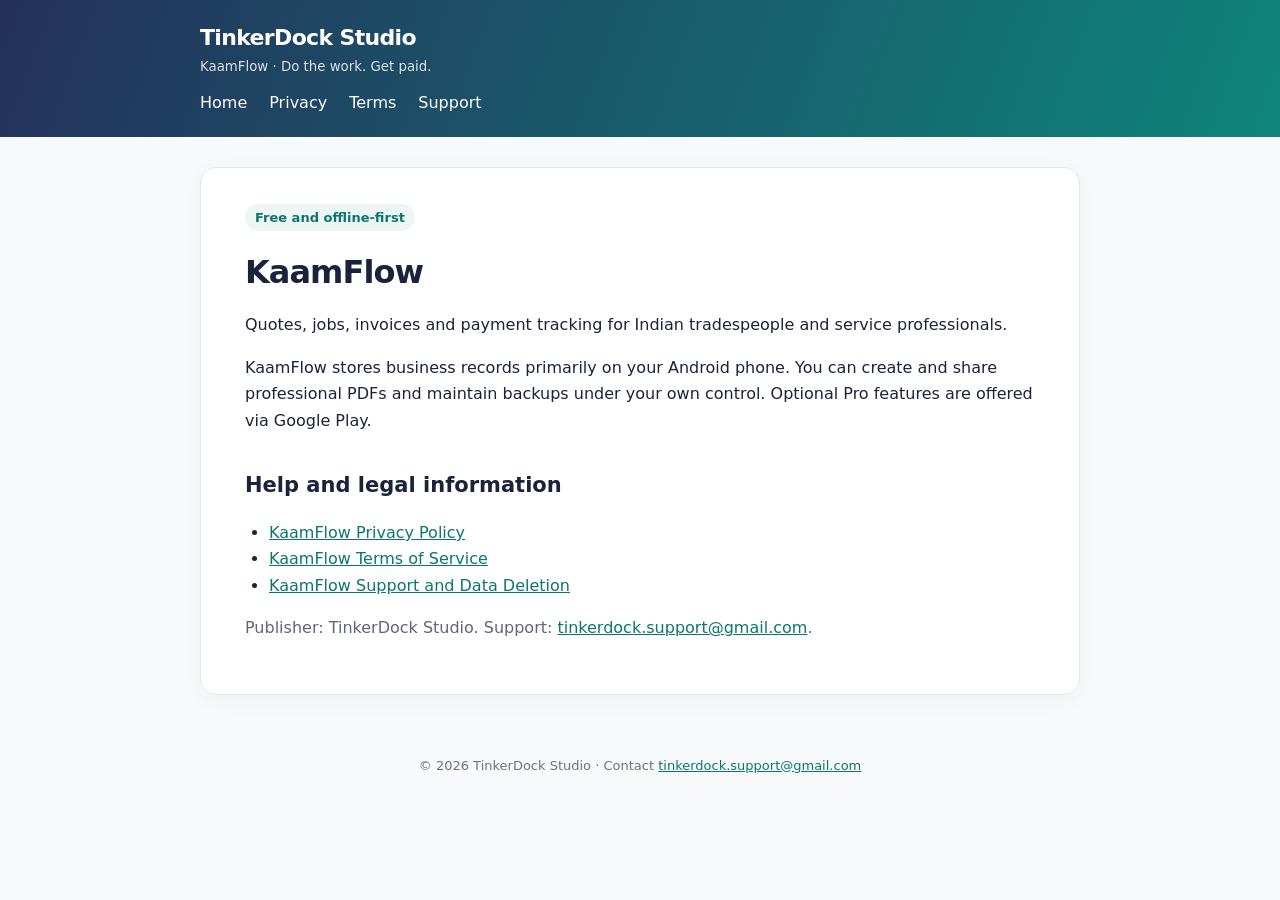
<file: index.html>
<!doctype html><html lang="en"><head><meta charset="utf-8"><meta name="viewport" content="width=device-width, initial-scale=1"><meta name="color-scheme" content="light"><title>KaamFlow — TinkerDock Studio</title><link rel="stylesheet" href="styles.css"><meta name="description" content="KaamFlow from TinkerDock Studio: privacy policy, terms and support information."></head><body><header><strong>TinkerDock Studio</strong><small>KaamFlow · Do the work. Get paid.</small><nav><a href="index.html">Home</a><a href="kaamflow/privacy.html">Privacy</a><a href="kaamflow/terms.html">Terms</a><a href="kaamflow/support.html">Support</a></nav></header><main><span class="label">Free and offline-first</span><h1>KaamFlow</h1><p>Quotes, jobs, invoices and payment tracking for Indian tradespeople and service professionals.</p><p>KaamFlow stores business records primarily on your Android phone. You can create and share professional PDFs and maintain backups under your own control. Optional Pro features are offered via Google Play.</p><h2>Help and legal information</h2><ul><li><a href="kaamflow/privacy.html">KaamFlow Privacy Policy</a></li><li><a href="kaamflow/terms.html">KaamFlow Terms of Service</a></li><li><a href="kaamflow/support.html">KaamFlow Support and Data Deletion</a></li></ul><p class="muted">Publisher: TinkerDock Studio. Support: <a href="mailto:tinkerdock.support@gmail.com">tinkerdock.support@gmail.com</a>.</p></main><footer>© 2026 TinkerDock Studio · Contact <a href="mailto:tinkerdock.support@gmail.com">tinkerdock.support@gmail.com</a></footer></body></html>
</file>
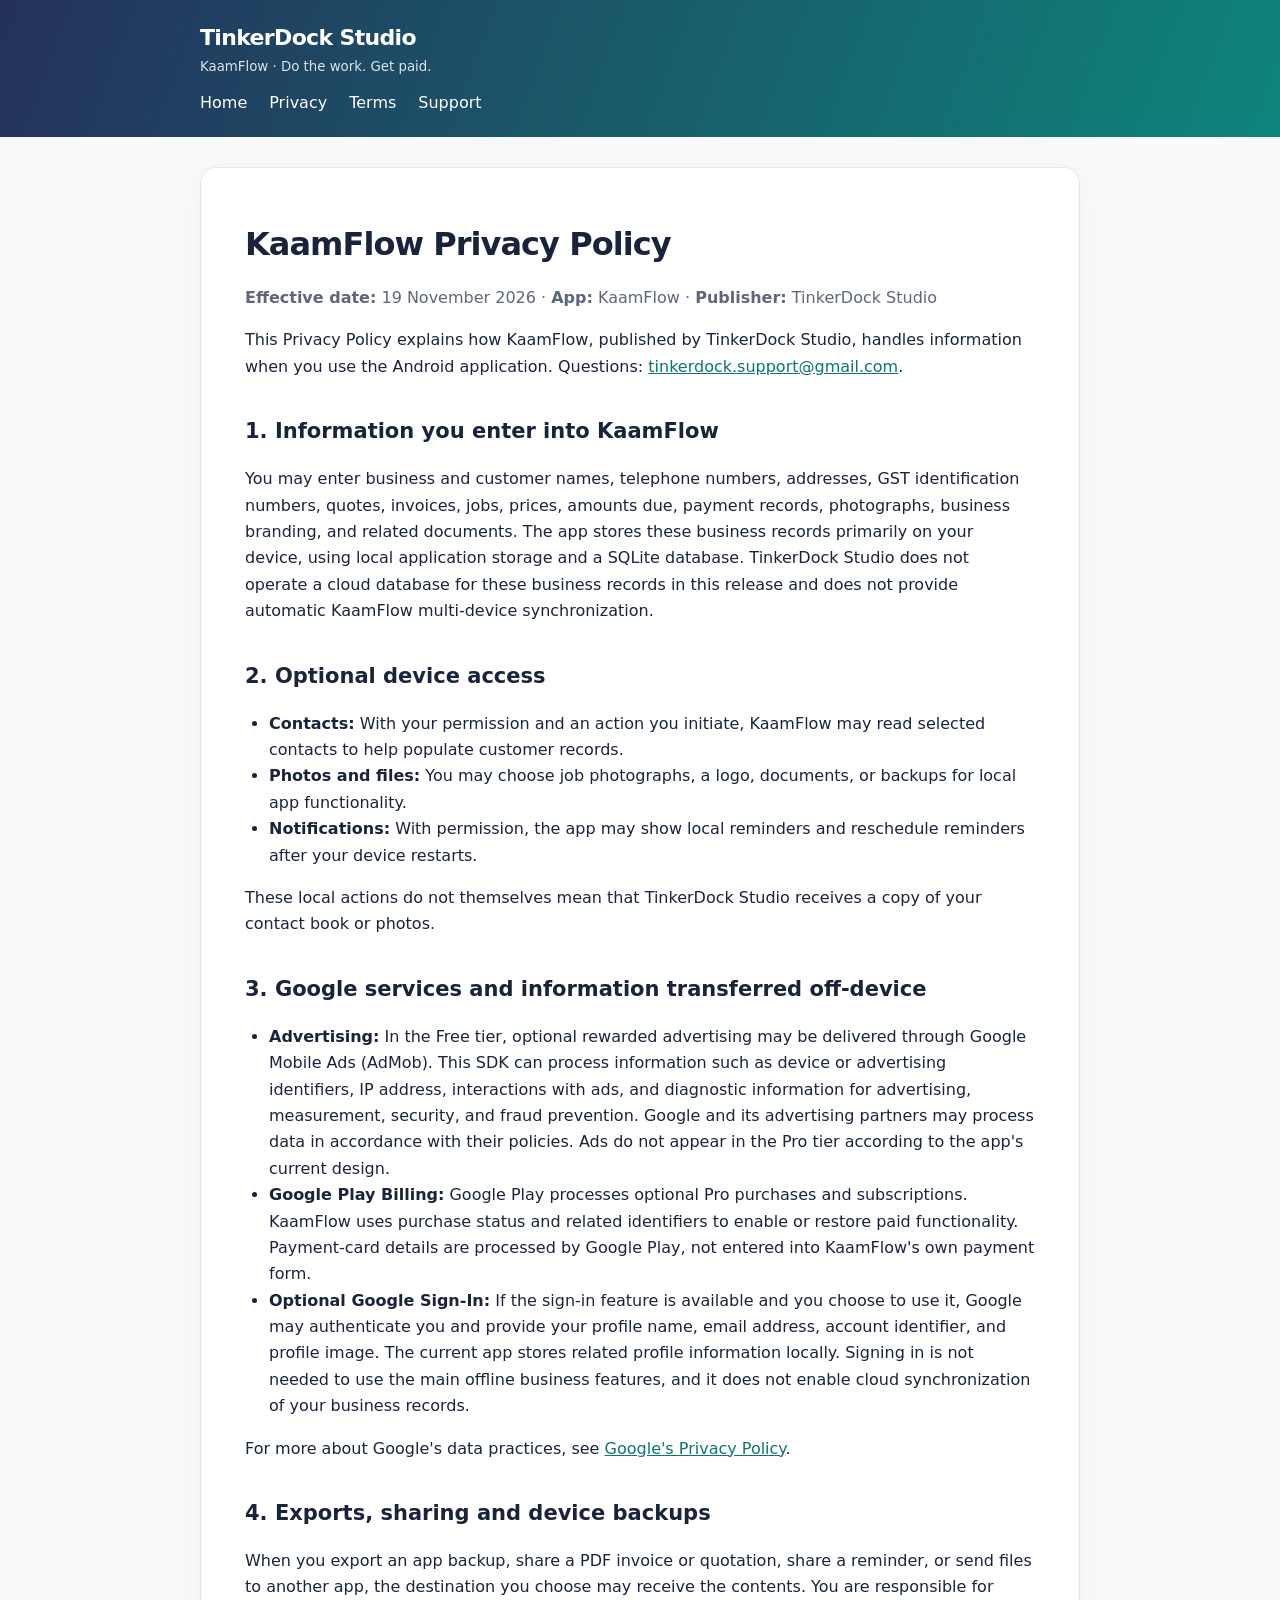
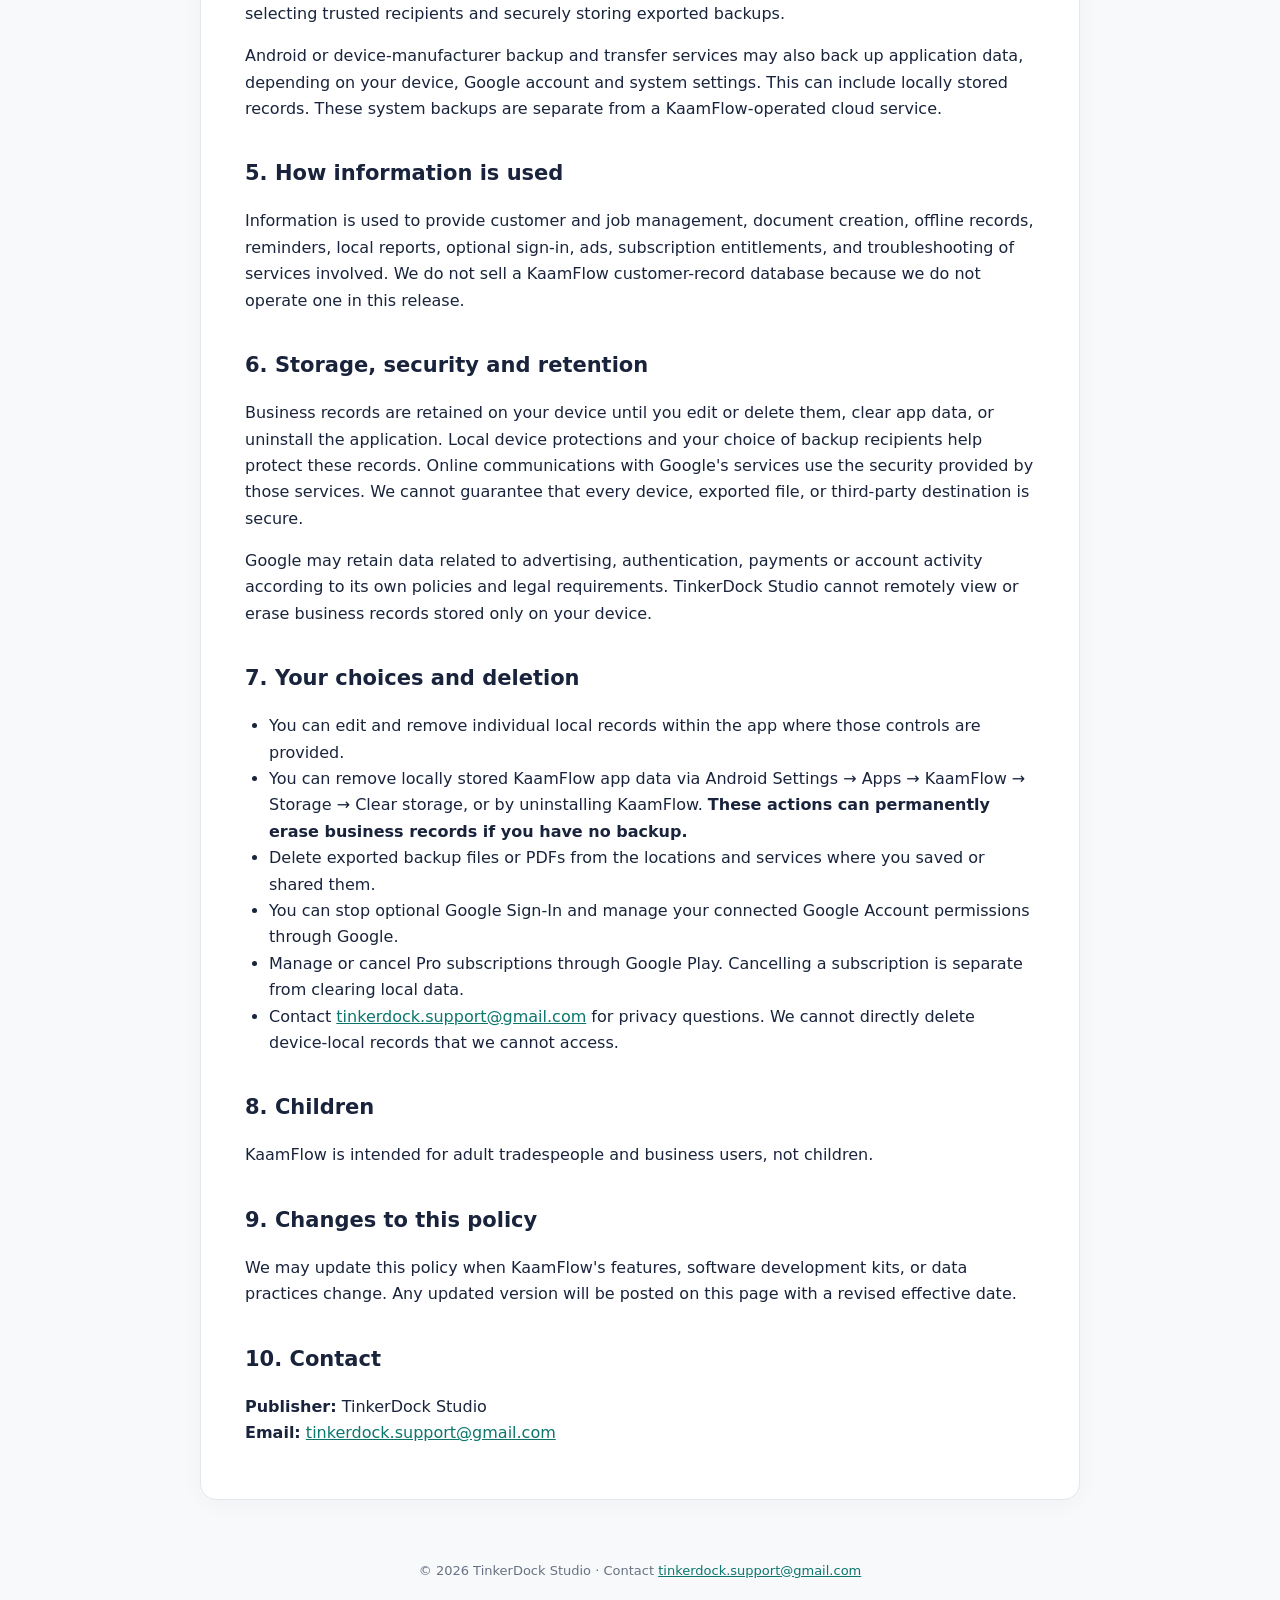
<file: kaamflow/privacy.html>
<!doctype html><html lang="en"><head><meta charset="utf-8"><meta name="viewport" content="width=device-width, initial-scale=1"><meta name="color-scheme" content="light"><title>KaamFlow Privacy Policy — TinkerDock Studio</title><link rel="stylesheet" href="../styles.css"><meta name="description" content="KaamFlow from TinkerDock Studio: privacy policy, terms and support information."></head><body><header><strong>TinkerDock Studio</strong><small>KaamFlow · Do the work. Get paid.</small><nav><a href="../index.html">Home</a><a href="privacy.html">Privacy</a><a href="terms.html">Terms</a><a href="support.html">Support</a></nav></header><main><h1>KaamFlow Privacy Policy</h1><p class="muted"><strong>Effective date:</strong> 19 November 2026 · <strong>App:</strong> KaamFlow · <strong>Publisher:</strong> TinkerDock Studio</p>
<p>This Privacy Policy explains how KaamFlow, published by TinkerDock Studio, handles information when you use the Android application. Questions: <a href="mailto:tinkerdock.support@gmail.com">tinkerdock.support@gmail.com</a>.</p>
<h2>1. Information you enter into KaamFlow</h2><p>You may enter business and customer names, telephone numbers, addresses, GST identification numbers, quotes, invoices, jobs, prices, amounts due, payment records, photographs, business branding, and related documents. The app stores these business records primarily on your device, using local application storage and a SQLite database. TinkerDock Studio does not operate a cloud database for these business records in this release and does not provide automatic KaamFlow multi-device synchronization.</p>
<h2>2. Optional device access</h2><ul><li><strong>Contacts:</strong> With your permission and an action you initiate, KaamFlow may read selected contacts to help populate customer records.</li><li><strong>Photos and files:</strong> You may choose job photographs, a logo, documents, or backups for local app functionality.</li><li><strong>Notifications:</strong> With permission, the app may show local reminders and reschedule reminders after your device restarts.</li></ul><p>These local actions do not themselves mean that TinkerDock Studio receives a copy of your contact book or photos.</p>
<h2>3. Google services and information transferred off-device</h2><ul><li><strong>Advertising:</strong> In the Free tier, optional rewarded advertising may be delivered through Google Mobile Ads (AdMob). This SDK can process information such as device or advertising identifiers, IP address, interactions with ads, and diagnostic information for advertising, measurement, security, and fraud prevention. Google and its advertising partners may process data in accordance with their policies. Ads do not appear in the Pro tier according to the app's current design.</li><li><strong>Google Play Billing:</strong> Google Play processes optional Pro purchases and subscriptions. KaamFlow uses purchase status and related identifiers to enable or restore paid functionality. Payment-card details are processed by Google Play, not entered into KaamFlow's own payment form.</li><li><strong>Optional Google Sign-In:</strong> If the sign-in feature is available and you choose to use it, Google may authenticate you and provide your profile name, email address, account identifier, and profile image. The current app stores related profile information locally. Signing in is not needed to use the main offline business features, and it does not enable cloud synchronization of your business records.</li></ul><p>For more about Google's data practices, see <a href="https://policies.google.com/privacy">Google's Privacy Policy</a>.</p>
<h2>4. Exports, sharing and device backups</h2><p>When you export an app backup, share a PDF invoice or quotation, share a reminder, or send files to another app, the destination you choose may receive the contents. You are responsible for selecting trusted recipients and securely storing exported backups.</p><p>Android or device-manufacturer backup and transfer services may also back up application data, depending on your device, Google account and system settings. This can include locally stored records. These system backups are separate from a KaamFlow-operated cloud service.</p>
<h2>5. How information is used</h2><p>Information is used to provide customer and job management, document creation, offline records, reminders, local reports, optional sign-in, ads, subscription entitlements, and troubleshooting of services involved. We do not sell a KaamFlow customer-record database because we do not operate one in this release.</p>
<h2>6. Storage, security and retention</h2><p>Business records are retained on your device until you edit or delete them, clear app data, or uninstall the application. Local device protections and your choice of backup recipients help protect these records. Online communications with Google's services use the security provided by those services. We cannot guarantee that every device, exported file, or third-party destination is secure.</p><p>Google may retain data related to advertising, authentication, payments or account activity according to its own policies and legal requirements. TinkerDock Studio cannot remotely view or erase business records stored only on your device.</p>
<h2>7. Your choices and deletion</h2><ul><li>You can edit and remove individual local records within the app where those controls are provided.</li><li>You can remove locally stored KaamFlow app data via Android Settings → Apps → KaamFlow → Storage → Clear storage, or by uninstalling KaamFlow. <strong>These actions can permanently erase business records if you have no backup.</strong></li><li>Delete exported backup files or PDFs from the locations and services where you saved or shared them.</li><li>You can stop optional Google Sign-In and manage your connected Google Account permissions through Google.</li><li>Manage or cancel Pro subscriptions through Google Play. Cancelling a subscription is separate from clearing local data.</li><li>Contact <a href="mailto:tinkerdock.support@gmail.com">tinkerdock.support@gmail.com</a> for privacy questions. We cannot directly delete device-local records that we cannot access.</li></ul>
<h2>8. Children</h2><p>KaamFlow is intended for adult tradespeople and business users, not children.</p>
<h2>9. Changes to this policy</h2><p>We may update this policy when KaamFlow's features, software development kits, or data practices change. Any updated version will be posted on this page with a revised effective date.</p>
<h2>10. Contact</h2><p><strong>Publisher:</strong> TinkerDock Studio<br><strong>Email:</strong> <a href="mailto:tinkerdock.support@gmail.com">tinkerdock.support@gmail.com</a></p></main><footer>© 2026 TinkerDock Studio · Contact <a href="mailto:tinkerdock.support@gmail.com">tinkerdock.support@gmail.com</a></footer></body></html>
</file>
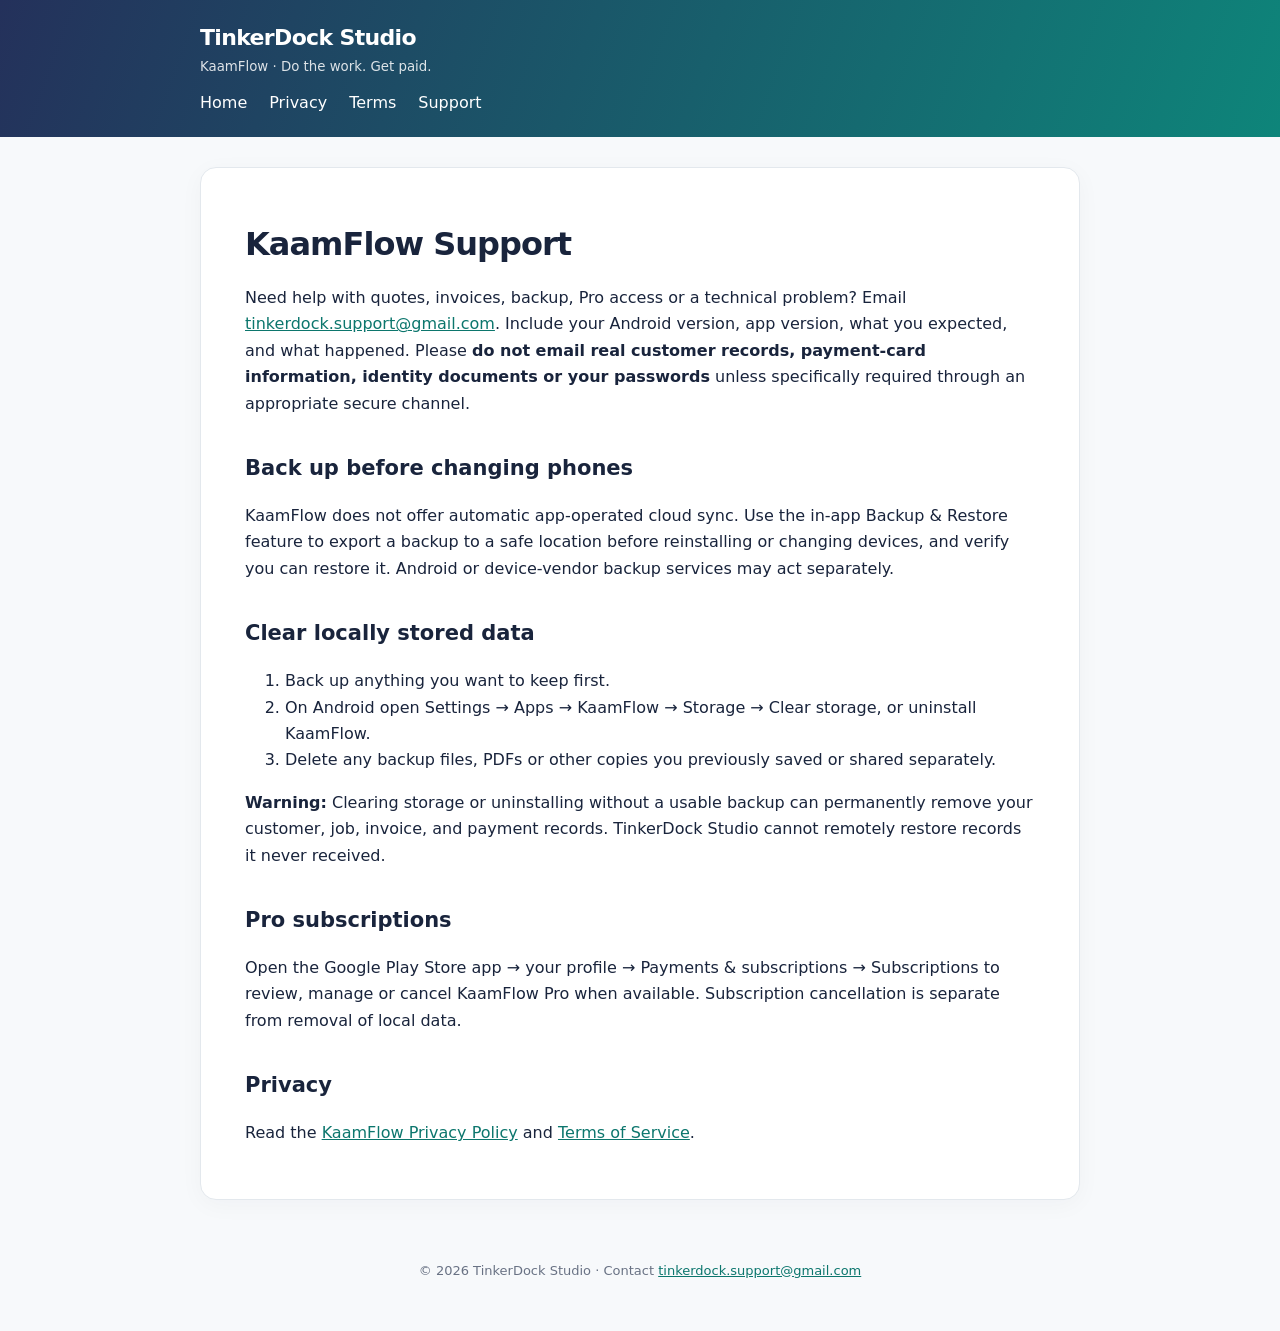
<file: kaamflow/support.html>
<!doctype html><html lang="en"><head><meta charset="utf-8"><meta name="viewport" content="width=device-width, initial-scale=1"><meta name="color-scheme" content="light"><title>KaamFlow Support — TinkerDock Studio</title><link rel="stylesheet" href="../styles.css"><meta name="description" content="KaamFlow from TinkerDock Studio: privacy policy, terms and support information."></head><body><header><strong>TinkerDock Studio</strong><small>KaamFlow · Do the work. Get paid.</small><nav><a href="../index.html">Home</a><a href="privacy.html">Privacy</a><a href="terms.html">Terms</a><a href="support.html">Support</a></nav></header><main><h1>KaamFlow Support</h1><p>Need help with quotes, invoices, backup, Pro access or a technical problem? Email <a href="mailto:tinkerdock.support@gmail.com">tinkerdock.support@gmail.com</a>. Include your Android version, app version, what you expected, and what happened. Please <strong>do not email real customer records, payment-card information, identity documents or your passwords</strong> unless specifically required through an appropriate secure channel.</p>
<h2>Back up before changing phones</h2><p>KaamFlow does not offer automatic app-operated cloud sync. Use the in-app Backup & Restore feature to export a backup to a safe location before reinstalling or changing devices, and verify you can restore it. Android or device-vendor backup services may act separately.</p>
<h2>Clear locally stored data</h2><ol><li>Back up anything you want to keep first.</li><li>On Android open Settings → Apps → KaamFlow → Storage → Clear storage, or uninstall KaamFlow.</li><li>Delete any backup files, PDFs or other copies you previously saved or shared separately.</li></ol><p><strong>Warning:</strong> Clearing storage or uninstalling without a usable backup can permanently remove your customer, job, invoice, and payment records. TinkerDock Studio cannot remotely restore records it never received.</p>
<h2>Pro subscriptions</h2><p>Open the Google Play Store app → your profile → Payments &amp; subscriptions → Subscriptions to review, manage or cancel KaamFlow Pro when available. Subscription cancellation is separate from removal of local data.</p>
<h2>Privacy</h2><p>Read the <a href="privacy.html">KaamFlow Privacy Policy</a> and <a href="terms.html">Terms of Service</a>.</p></main><footer>© 2026 TinkerDock Studio · Contact <a href="mailto:tinkerdock.support@gmail.com">tinkerdock.support@gmail.com</a></footer></body></html>
</file>
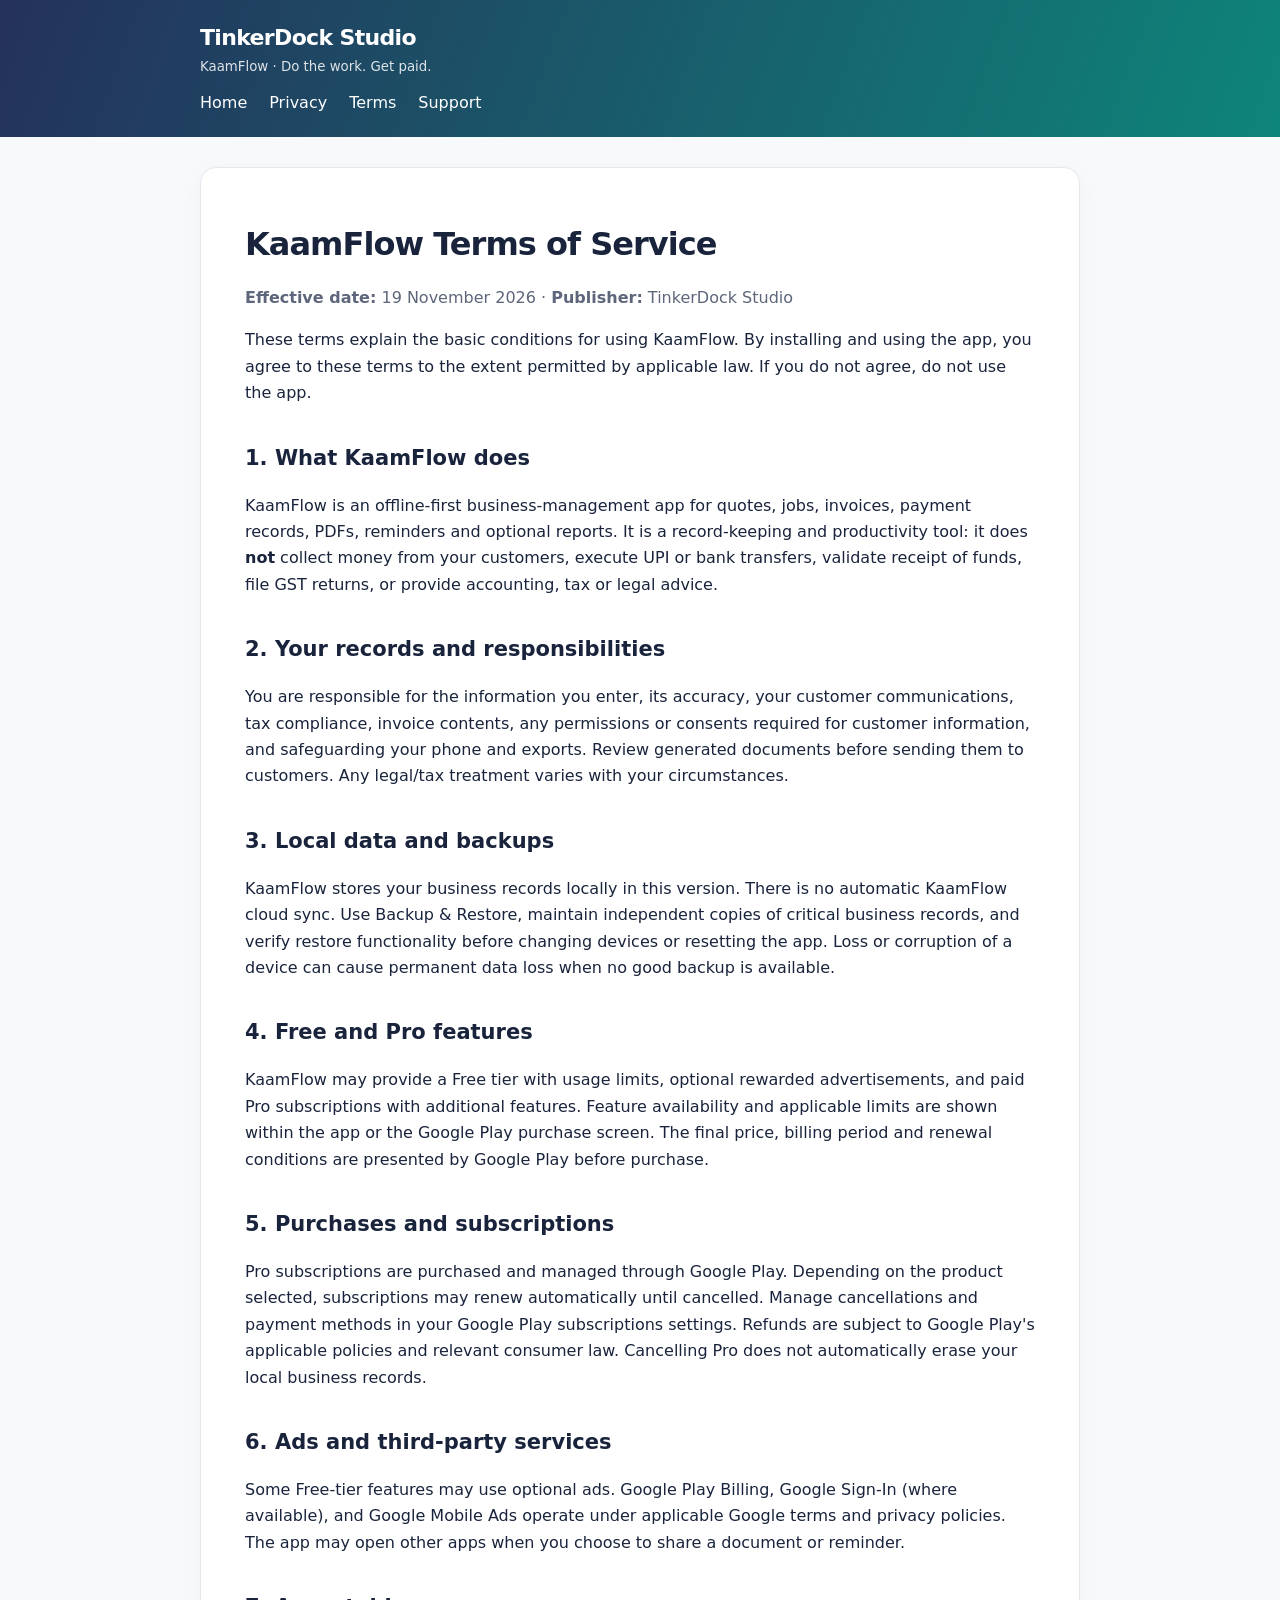
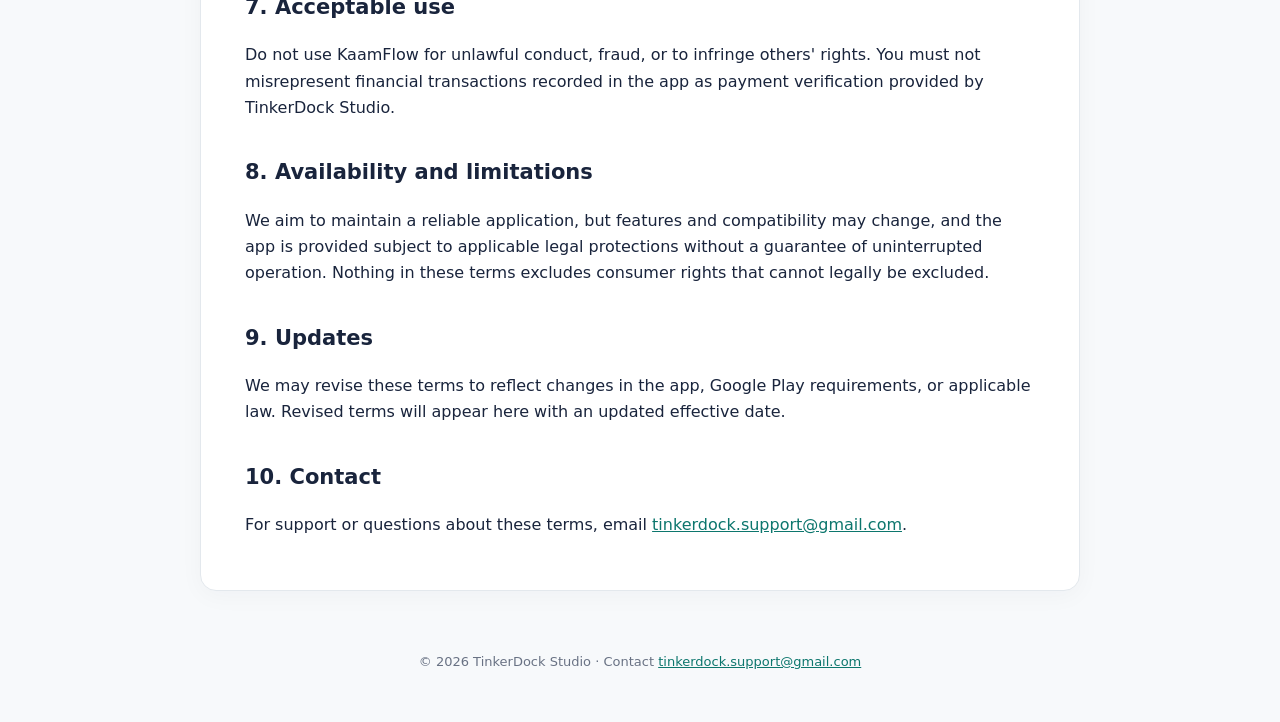
<file: kaamflow/terms.html>
<!doctype html><html lang="en"><head><meta charset="utf-8"><meta name="viewport" content="width=device-width, initial-scale=1"><meta name="color-scheme" content="light"><title>KaamFlow Terms of Service — TinkerDock Studio</title><link rel="stylesheet" href="../styles.css"><meta name="description" content="KaamFlow from TinkerDock Studio: privacy policy, terms and support information."></head><body><header><strong>TinkerDock Studio</strong><small>KaamFlow · Do the work. Get paid.</small><nav><a href="../index.html">Home</a><a href="privacy.html">Privacy</a><a href="terms.html">Terms</a><a href="support.html">Support</a></nav></header><main><h1>KaamFlow Terms of Service</h1><p class="muted"><strong>Effective date:</strong> 19 November 2026 · <strong>Publisher:</strong> TinkerDock Studio</p>
<p>These terms explain the basic conditions for using KaamFlow. By installing and using the app, you agree to these terms to the extent permitted by applicable law. If you do not agree, do not use the app.</p>
<h2>1. What KaamFlow does</h2><p>KaamFlow is an offline-first business-management app for quotes, jobs, invoices, payment records, PDFs, reminders and optional reports. It is a record-keeping and productivity tool: it does <strong>not</strong> collect money from your customers, execute UPI or bank transfers, validate receipt of funds, file GST returns, or provide accounting, tax or legal advice.</p>
<h2>2. Your records and responsibilities</h2><p>You are responsible for the information you enter, its accuracy, your customer communications, tax compliance, invoice contents, any permissions or consents required for customer information, and safeguarding your phone and exports. Review generated documents before sending them to customers. Any legal/tax treatment varies with your circumstances.</p>
<h2>3. Local data and backups</h2><p>KaamFlow stores your business records locally in this version. There is no automatic KaamFlow cloud sync. Use Backup & Restore, maintain independent copies of critical business records, and verify restore functionality before changing devices or resetting the app. Loss or corruption of a device can cause permanent data loss when no good backup is available.</p>
<h2>4. Free and Pro features</h2><p>KaamFlow may provide a Free tier with usage limits, optional rewarded advertisements, and paid Pro subscriptions with additional features. Feature availability and applicable limits are shown within the app or the Google Play purchase screen. The final price, billing period and renewal conditions are presented by Google Play before purchase.</p>
<h2>5. Purchases and subscriptions</h2><p>Pro subscriptions are purchased and managed through Google Play. Depending on the product selected, subscriptions may renew automatically until cancelled. Manage cancellations and payment methods in your Google Play subscriptions settings. Refunds are subject to Google Play's applicable policies and relevant consumer law. Cancelling Pro does not automatically erase your local business records.</p>
<h2>6. Ads and third-party services</h2><p>Some Free-tier features may use optional ads. Google Play Billing, Google Sign-In (where available), and Google Mobile Ads operate under applicable Google terms and privacy policies. The app may open other apps when you choose to share a document or reminder.</p>
<h2>7. Acceptable use</h2><p>Do not use KaamFlow for unlawful conduct, fraud, or to infringe others' rights. You must not misrepresent financial transactions recorded in the app as payment verification provided by TinkerDock Studio.</p>
<h2>8. Availability and limitations</h2><p>We aim to maintain a reliable application, but features and compatibility may change, and the app is provided subject to applicable legal protections without a guarantee of uninterrupted operation. Nothing in these terms excludes consumer rights that cannot legally be excluded.</p>
<h2>9. Updates</h2><p>We may revise these terms to reflect changes in the app, Google Play requirements, or applicable law. Revised terms will appear here with an updated effective date.</p>
<h2>10. Contact</h2><p>For support or questions about these terms, email <a href="mailto:tinkerdock.support@gmail.com">tinkerdock.support@gmail.com</a>.</p></main><footer>© 2026 TinkerDock Studio · Contact <a href="mailto:tinkerdock.support@gmail.com">tinkerdock.support@gmail.com</a></footer></body></html>
</file>
<file: styles.css>
:root{font-family:system-ui,-apple-system,Segoe UI,Roboto,Arial,sans-serif;color:#19243c;background:#f7f9fb;line-height:1.65}
*{box-sizing:border-box}body{margin:0}a{color:#0c766d}header{background:linear-gradient(110deg,#24315b,#0e857a);color:white;padding:20px max(calc((100vw - 880px)/2),24px)}header a{color:#fff;text-decoration:none}header strong{font-size:22px;letter-spacing:-.03em}header small{display:block;opacity:.85}nav{display:flex;flex-wrap:wrap;gap:22px;margin-top:12px}main{max-width:880px;margin:30px auto 60px;background:white;padding:36px 44px;border:1px solid #e3e8ed;border-radius:16px;box-shadow:0 5px 25px #17213c09}h1{font-size:32px;letter-spacing:-.03em;line-height:1.2}h2{font-size:21px;margin-top:34px}p,li{font-size:16px}ul{padding-left:24px}.muted{color:#5d667a}.label{display:inline-block;background:#edf6f4;border-radius:18px;color:#0c766d;padding:3px 10px;font-size:13px;font-weight:700}.notice{border-left:4px solid #0e857a;background:#f0f8f7;padding:14px 18px;border-radius:0 8px 8px 0}footer{max-width:880px;margin:20px auto 50px;text-align:center;color:#697284;font-size:13px;padding:0 20px}@media(max-width:650px){main{margin:12px;padding:24px 20px;border-radius:0}h1{font-size:27px}header{padding:18px 22px}}
</file>
